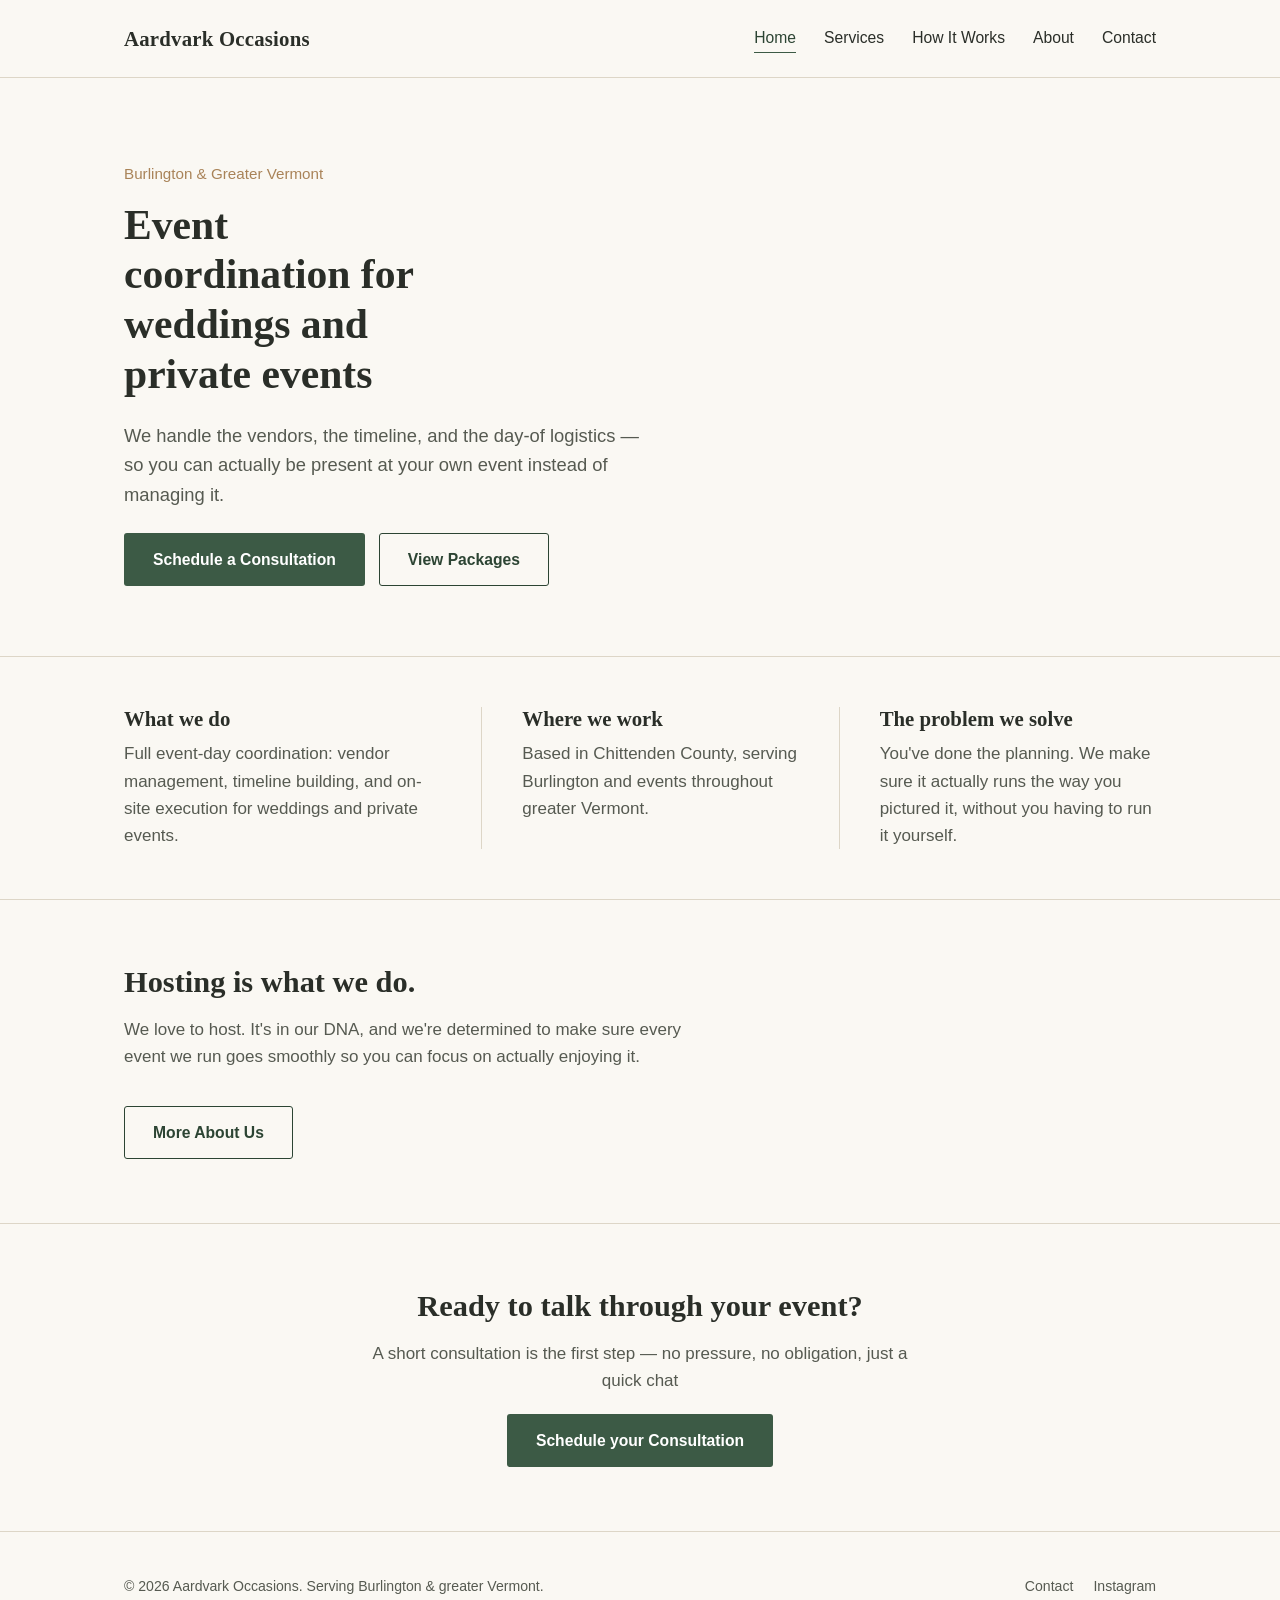
<file: index.html>
<!DOCTYPE html>
<html lang="en">
<head>
  <meta charset="UTF-8">
  <meta name="viewport" content="width=device-width, initial-scale=1.0">
  <title>Aardvark Occasions | Event Coordination in Vermont</title>
  <meta name="description" content="Wedding and private event coordination in Burlington and greater Vermont. [YOUR BUSINESS NAME] handles vendors, timeline, and day-of execution so you can enjoy your event.">
  <link rel="stylesheet" href="styles.css">
</head>
<body>

  <header class="site-header">
    <div class="container">
      <a href="index.html" class="logo">Aardvark Occasions</a>
      <nav class="main-nav">
        <ul>
          <li><a href="index.html" class="active">Home</a></li>
          <li><a href="services.html">Services</a></li>
          <li><a href="how-it-works.html">How It Works</a></li>
          <li><a href="about.html">About</a></li>
          <li><a href="contact.html">Contact</a></li>
        </ul>
      </nav>
    </div>
  </header>

  <main>

    <section class="hero">
      <div class="container">
        <p class="eyebrow">Burlington &amp; Greater Vermont</p>
        <h1>Event coordination for weddings and private events</h1>
        <p class="lede">
          We handle the vendors, the timeline, and the day-of logistics —
          so you can actually be present at your own event instead of
          managing it.
        </p>
        <div class="cta-row">
          <a href="https://forms.gle/pgooq1TfW1aEnJUr5" target="_blank" class="btn btn-primary">Schedule a Consultation</a>
          <a href="services.html" class="btn btn-secondary">View Packages</a>
        </div>
      </div>
    </section>

    <section class="facts">
      <div class="container">
        <div class="fact-grid">
          <div class="fact">
            <h3>What we do</h3>
            <p>Full event-day coordination: vendor management, timeline
              building, and on-site execution for weddings and private events.</p>
          </div>
          <div class="fact">
            <h3>Where we work</h3>
            <p>Based in Chittenden County, serving Burlington and events
              throughout greater Vermont.</p>
          </div>
          <div class="fact">
            <h3>The problem we solve</h3>
            <p>You've done the planning. We make sure it actually runs the
              way you pictured it, without you having to run it yourself.</p>
          </div>
        </div>
      </div>
    </section>

    <section class="section">
      <div class="container">
        <div class="section-heading">
          <h2>Hosting is what we do.</h2>
          <p>We love to host. It's in our DNA, and we're determined to
          make sure every event we run goes smoothly so you can focus on
          actually enjoying it. </p>
        </div>
        <a href="about.html" class="btn btn-secondary">More About Us</a>
      </div>
    </section>

    <section class="section">
      <div class="container" style="text-align:center;">
        <h2>Ready to talk through your event?</h2>
        <p style="margin:0 auto 20px;">A short consultation is the first
          step — no pressure, no obligation, just a quick chat</p>
        <a href="https://forms.gle/pgooq1TfW1aEnJUr5" target="_blank" class="btn btn-primary">Schedule your Consultation</a>
      </div>
    </section>

  </main>

  <footer class="site-footer">
    <div class="container">
      <p>&copy; 2026 Aardvark Occasions. Serving Burlington &amp; greater Vermont.</p>
      <ul class="footer-links">
        <li><a href="contact.html">Contact</a></li>
        <li><a href="[YOUR INSTAGRAM URL]">Instagram</a></li>
      </ul>
    </div>
  </footer>

</body>
</html>
</file>
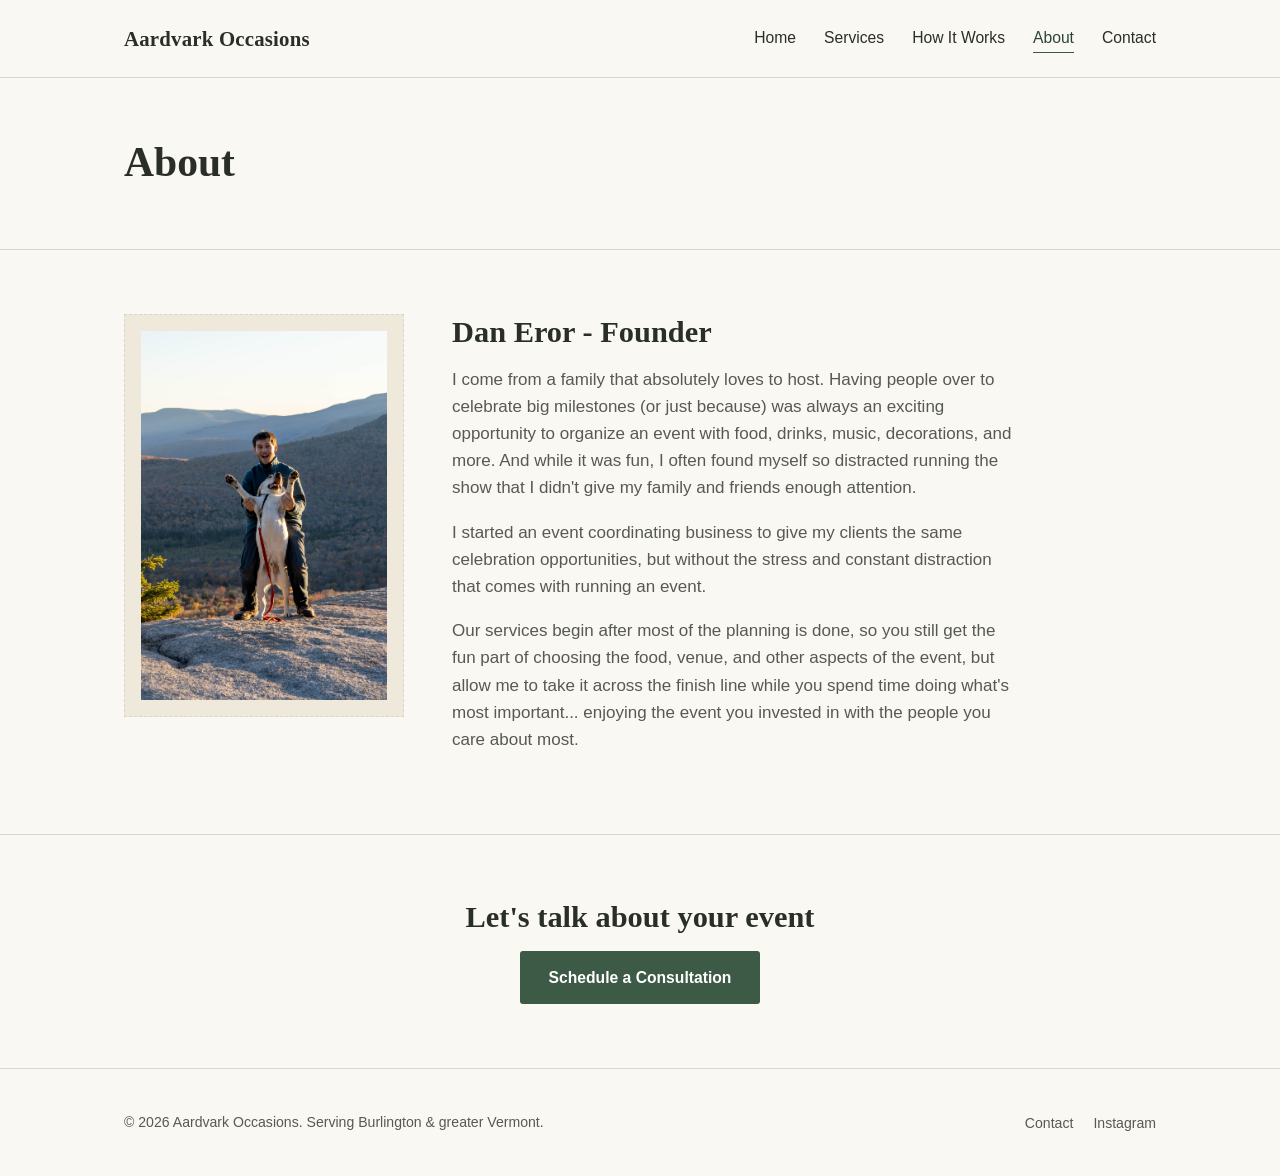
<file: about.html>
<!DOCTYPE html>
<html lang="en">
<head>
  <meta charset="UTF-8">
  <meta name="viewport" content="width=device-width, initial-scale=1.0">
  <title>About | Aardvark Occasions</title>
  <link rel="stylesheet" href="styles.css">
</head>
<body>

  <header class="site-header">
    <div class="container">
      <a href="index.html" class="logo">Aardvark Occasions</a>
      <nav class="main-nav">
        <ul>
          <li><a href="index.html">Home</a></li>
          <li><a href="services.html">Services</a></li>
          <li><a href="how-it-works.html">How It Works</a></li>
          <li><a href="about.html" class="active">About</a></li>
          <li><a href="contact.html">Contact</a></li>
        </ul>
      </nav>
    </div>
  </header>

  <main>

    <section class="page-header">
      <div class="container">
        <h1>About</h1>
      </div>
    </section>

    <section class="section">
      <div class="container">
        <div class="about-grid">

          <div class="about-photo">
            <img src="about_photo.jpg" alt="about_photo.jpg">
          </div>

          <div>
            <h2>Dan Eror - Founder</h2>
            <p>
              I come from a family that absolutely loves to host. Having people 
              over to celebrate big milestones (or just because) was always 
              an exciting opportunity to organize an event with food, 
              drinks, music, decorations, and more. And while it was fun, I 
              often found myself so distracted running the show that I 
              didn't give my family and friends enough attention.</p>
            
            <p>
              I started an event coordinating business to give my clients 
              the same celebration opportunities, but without the stress and
              constant distraction that comes with running an event.</p>

            <p>Our services begin after most of the planning is done, so you
              still get the fun part of choosing the food, venue, and other
            aspects of the event, but allow me to take it across the finish
            line while you spend time doing what's most important... enjoying 
            the event you invested in with the people you care about most.</p>
          </div>

        </div>
      </div>
    </section>

    <section class="section" style="text-align:center;">
      <div class="container">
        <h2>Let's talk about your event</h2>
        <a href="https://forms.gle/pgooq1TfW1aEnJUr5" target="_blank" class="btn btn-primary">Schedule a Consultation</a>
      </div>
    </section>

  </main>

  <footer class="site-footer">
    <div class="container">
      <p>&copy; 2026 Aardvark Occasions. Serving Burlington &amp; greater Vermont.</p>
      <ul class="footer-links">
        <li><a href="contact.html">Contact</a></li>
        <li><a href="[YOUR INSTAGRAM URL]">Instagram</a></li>
      </ul>
    </div>
  </footer>

</body>
</html>
</file>
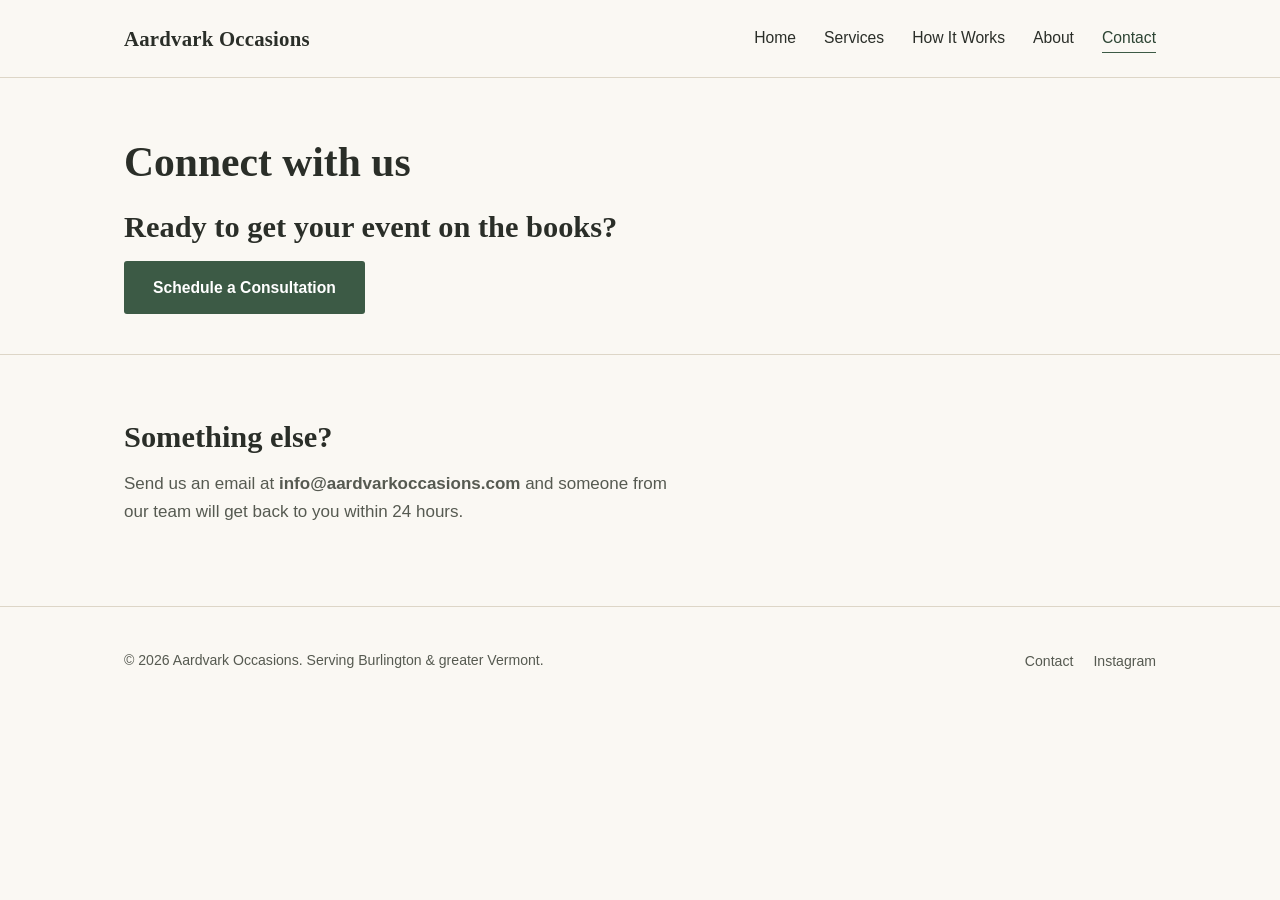
<file: contact.html>
<!DOCTYPE html>
<html lang="en">
<head>
  <meta charset="UTF-8">
  <meta name="viewport" content="width=device-width, initial-scale=1.0">
  <title>Contact | Aardvark Occasions</title>
  <link rel="stylesheet" href="styles.css">
</head>
<body>

  <header class="site-header">
    <div class="container">
      <a href="index.html" class="logo">Aardvark Occasions</a>
      <nav class="main-nav">
        <ul>
          <li><a href="index.html">Home</a></li>
          <li><a href="services.html">Services</a></li>
          <li><a href="how-it-works.html">How It Works</a></li>
          <li><a href="about.html">About</a></li>
          <li><a href="contact.html" class="active">Contact</a></li>
        </ul>
      </nav>
    </div>
  </header>

  <main>

    <section class="page-header">
      <div class="container">
        <h1>Connect with us</h1>
        <h2>Ready to get your event on the books?</h2>
        <a href="https://forms.gle/pgooq1TfW1aEnJUr5" target="_blank" class="btn btn-primary">Schedule a Consultation</a>
      </div>
    </section>

    <section class="section">
      <div class="container">
        <h2>Something else?</h2>
        <p class="lede">Send us an email at <b>info@aardvarkoccasions.com</b> 
        and someone from our team will get back to you within 24 hours.</p>
      </div>
    </section>
  </main>

  <footer class="site-footer">
    <div class="container">
      <p>&copy; 2026 Aardvark Occasions. Serving Burlington &amp; greater Vermont.</p>
      <ul class="footer-links">
        <li><a href="contact.html">Contact</a></li>
        <li><a href="[YOUR INSTAGRAM URL]">Instagram</a></li>
      </ul>
    </div>
  </footer>

</body>
</html>
</file>
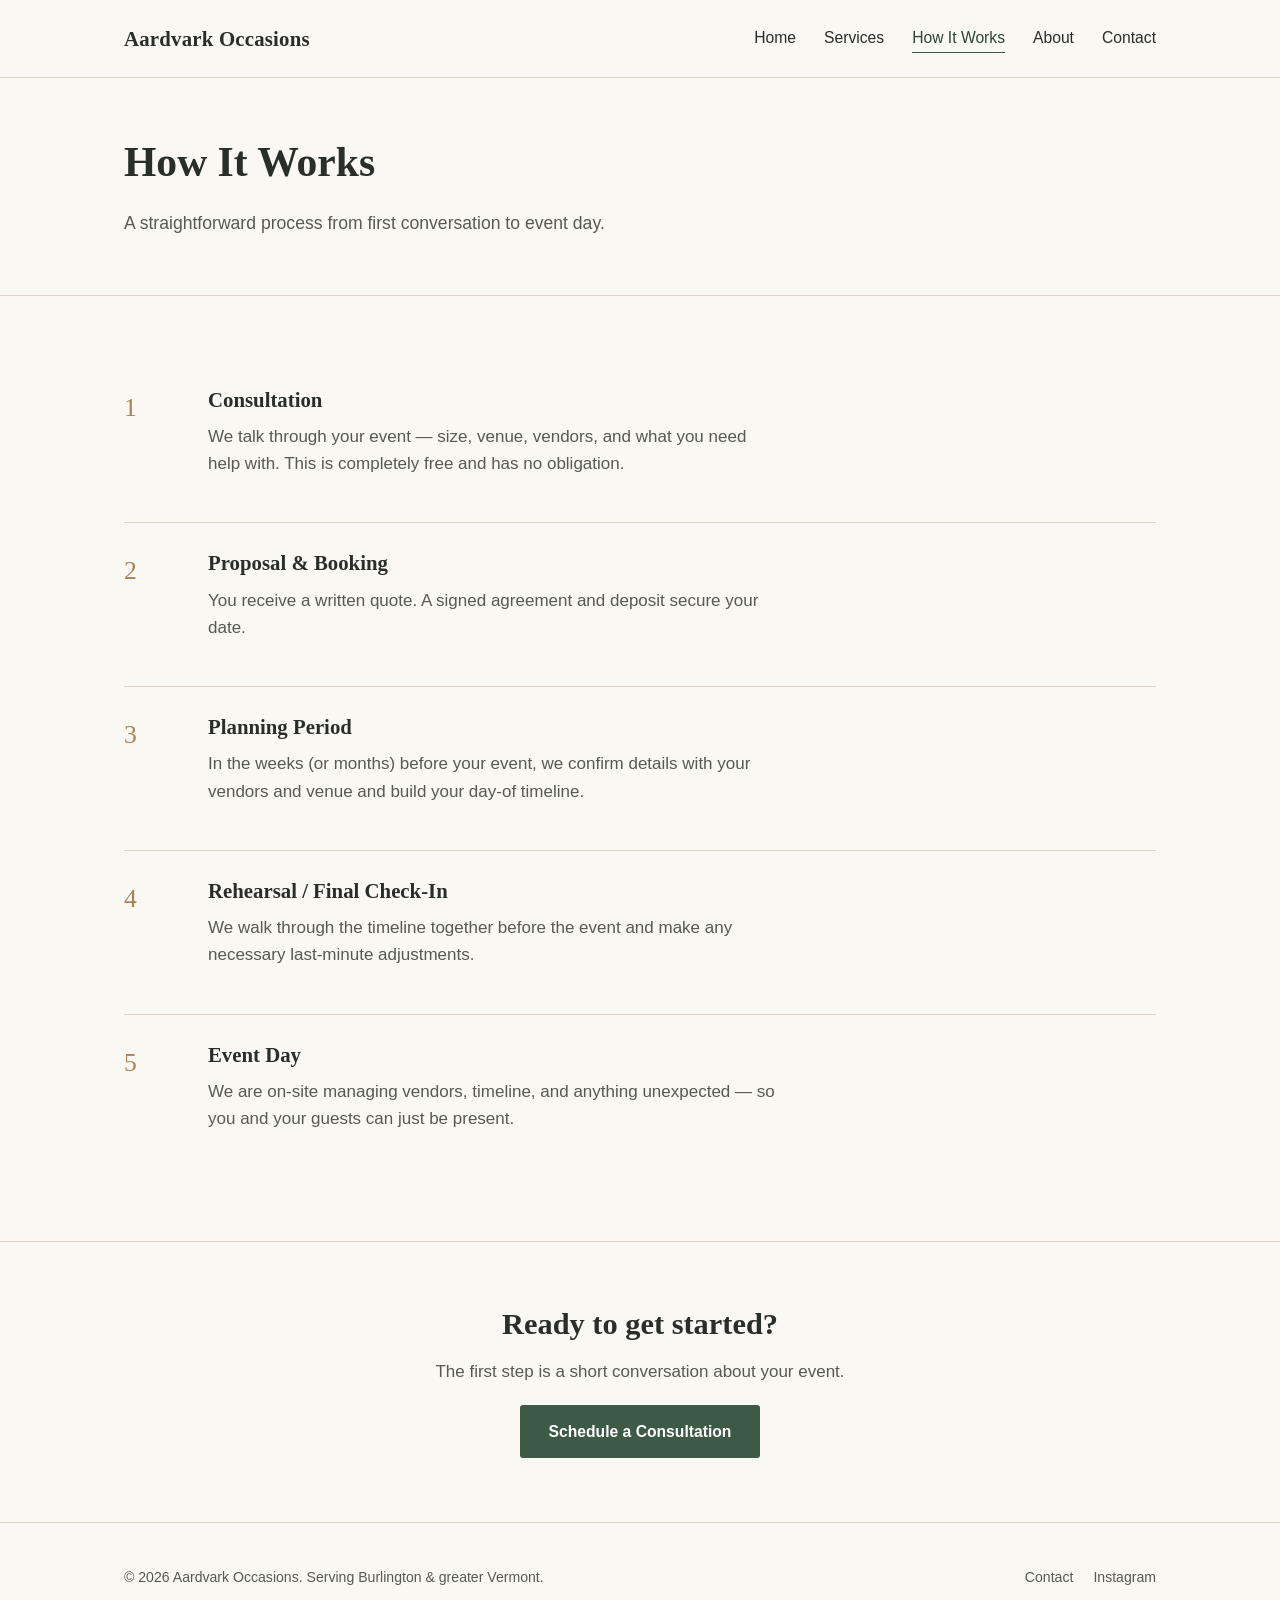
<file: how-it-works.html>
<!DOCTYPE html>
<html lang="en">
<head>
  <meta charset="UTF-8">
  <meta name="viewport" content="width=device-width, initial-scale=1.0">
  <title>How It Works | Aardvark Occasions</title>
  <link rel="stylesheet" href="styles.css">
</head>
<body>

  <header class="site-header">
    <div class="container">
      <a href="index.html" class="logo">Aardvark Occasions</a>
      <nav class="main-nav">
        <ul>
          <li><a href="index.html">Home</a></li>
          <li><a href="services.html">Services</a></li>
          <li><a href="how-it-works.html" class="active">How It Works</a></li>
          <li><a href="about.html">About</a></li>
          <li><a href="contact.html">Contact</a></li>
        </ul>
      </nav>
    </div>
  </header>

  <main>

    <section class="page-header">
      <div class="container">
        <h1>How It Works</h1>
        <p class="lede">A straightforward process from first conversation
          to event day.</p>
      </div>
    </section>

    <section class="section">
      <div class="container">
        <div class="steps">

          <div class="step">
            <div class="num"></div>
            <div>
              <h3>Consultation</h3>
              <p>We talk through your event — size, venue, vendors, and
                what you need help with. This is completely free and has no
                obligation.</p>
            </div>
          </div>

          <div class="step">
            <div class="num"></div>
            <div>
              <h3>Proposal &amp; Booking</h3>
              <p>You receive a written quote.
                A signed agreement and deposit secure your date.</p>
            </div>
          </div>

          <div class="step">
            <div class="num"></div>
            <div>
              <h3>Planning Period</h3>
              <p>In the weeks (or months) before your event, we confirm details with
                your vendors and venue and build your day-of timeline.</p>
            </div>
          </div>

          <div class="step">
            <div class="num"></div>
            <div>
              <h3>Rehearsal / Final Check-In</h3>
              <p>We walk through the timeline together before the event
                  and make any necessary last-minute adjustments. </p>
            </div>
          </div>

          <div class="step">
            <div class="num"></div>
            <div>
              <h3>Event Day</h3>
              <p>We are on-site managing vendors, timeline, and anything
                unexpected — so you and your guests can just be present.</p>
            </div>
          </div>

        </div>
      </div>
    </section>

    <section class="section" style="text-align:center;">
      <div class="container">
        <h2>Ready to get started?</h2>
        <p style="margin:0 auto 20px;">The first step is a short conversation about your event.</p>
        <a href="https://forms.gle/pgooq1TfW1aEnJUr5" target="_blank" class="btn btn-primary">Schedule a Consultation</a>
      </div>
    </section>

  </main>

  <footer class="site-footer">
    <div class="container">
      <p>&copy; 2026 Aardvark Occasions. Serving Burlington &amp; greater Vermont.</p>
      <ul class="footer-links">
        <li><a href="contact.html">Contact</a></li>
        <li><a href="[YOUR INSTAGRAM URL]">Instagram</a></li>
      </ul>
    </div>
  </footer>

</body>
</html>
</file>
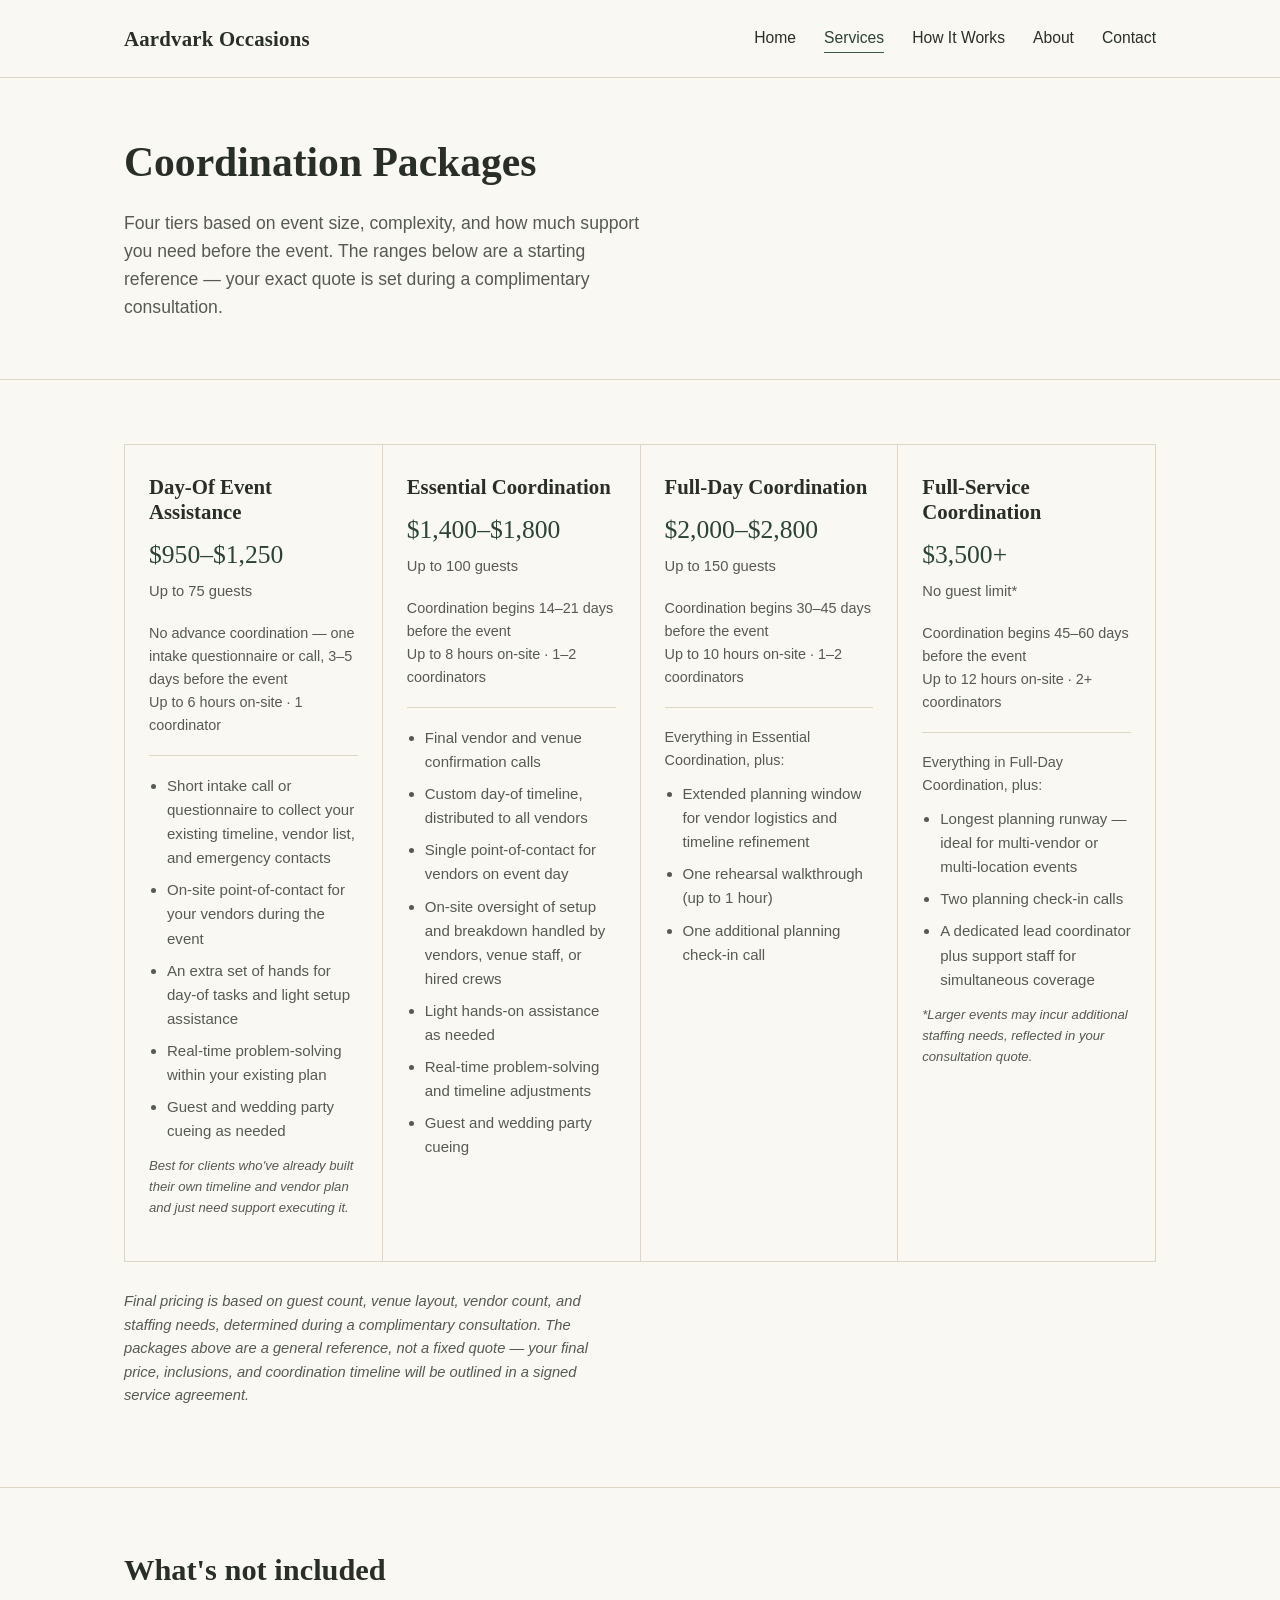
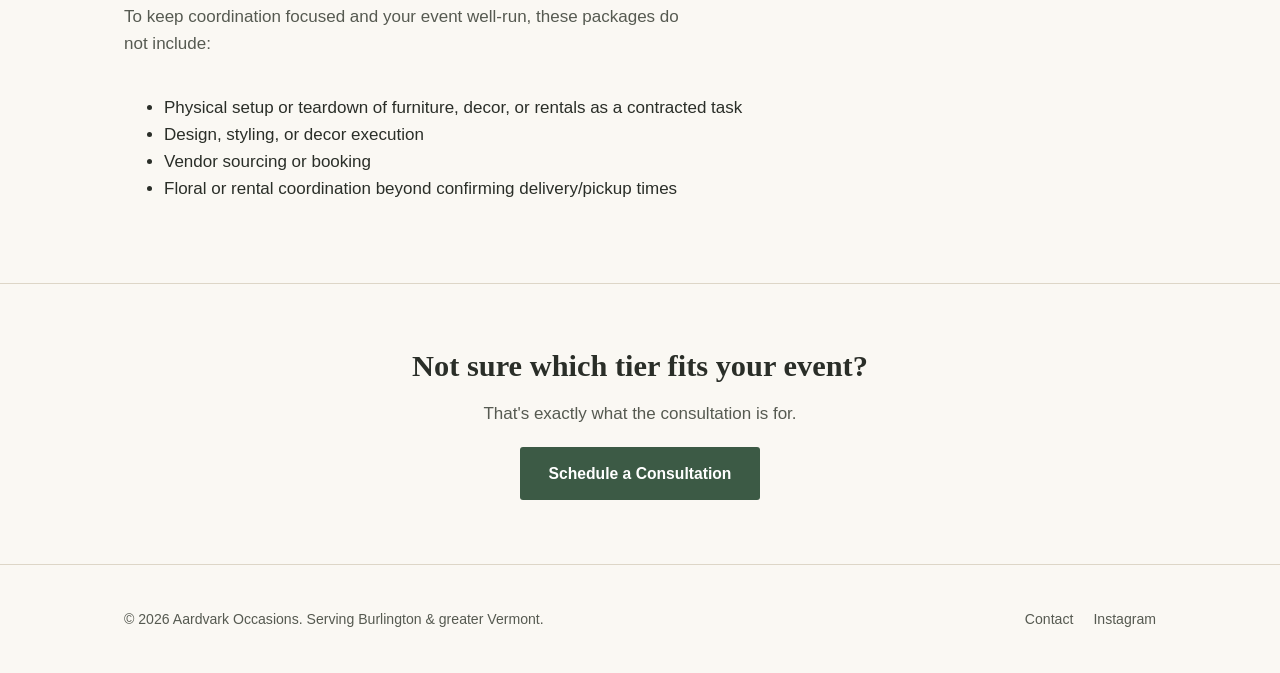
<file: services.html>
<!DOCTYPE html>
<html lang="en">
<head>
  <meta charset="UTF-8">
  <meta name="viewport" content="width=device-width, initial-scale=1.0">
  <title>Services | Aardvark Occasions</title>
  <link rel="stylesheet" href="styles.css">
</head>
<body>

  <header class="site-header">
    <div class="container">
      <a href="index.html" class="logo">Aardvark Occasions</a>
      <nav class="main-nav">
        <ul>
          <li><a href="index.html">Home</a></li>
          <li><a href="services.html" class="active">Services</a></li>
          <li><a href="how-it-works.html">How It Works</a></li>
          <li><a href="about.html">About</a></li>
          <li><a href="contact.html">Contact</a></li>
        </ul>
      </nav>
    </div>
  </header>

  <main>

    <section class="page-header">
      <div class="container">
        <h1>Coordination Packages</h1>
        <p class="lede">Four tiers based on event size, complexity, and
          how much support you need before the event. The ranges below
          are a starting reference — your exact quote is set during a
          complimentary consultation.</p>
      </div>
    </section>

    <section class="section">
      <div class="container">

        <div class="packages">

          <div class="package">
            <h3>Day-Of Event Assistance</h3>
            <div class="price">$950&ndash;$1,250</div>
            <div class="guests">Up to 75 guests</div>
            <div class="meta">
              No advance coordination &mdash; one intake questionnaire or
              call, 3&ndash;5 days before the event<br>
              Up to 6 hours on-site &middot; 1 coordinator
            </div>
            <ul>
              <li>Short intake call or questionnaire to collect your existing timeline, vendor list, and emergency contacts</li>
              <li>On-site point-of-contact for your vendors during the event</li>
              <li>An extra set of hands for day-of tasks and light setup assistance</li>
              <li>Real-time problem-solving within your existing plan</li>
              <li>Guest and wedding party cueing as needed</li>
            </ul>
            <p class="footnote">Best for clients who've already built their own timeline and vendor plan and just need support executing it.</p>
          </div>

          <div class="package">
            <h3>Essential Coordination</h3>
            <div class="price">$1,400&ndash;$1,800</div>
            <div class="guests">Up to 100 guests</div>
            <div class="meta">
              Coordination begins 14&ndash;21 days before the event<br>
              Up to 8 hours on-site &middot; 1&ndash;2 coordinators
            </div>
            <ul>
              <li>Final vendor and venue confirmation calls</li>
              <li>Custom day-of timeline, distributed to all vendors</li>
              <li>Single point-of-contact for vendors on event day</li>
              <li>On-site oversight of setup and breakdown handled by vendors, venue staff, or hired crews</li>
              <li>Light hands-on assistance as needed</li>
              <li>Real-time problem-solving and timeline adjustments</li>
              <li>Guest and wedding party cueing</li>
            </ul>
          </div>

          <div class="package">
            <h3>Full-Day Coordination</h3>
            <div class="price">$2,000&ndash;$2,800</div>
            <div class="guests">Up to 150 guests</div>
            <div class="meta">
              Coordination begins 30&ndash;45 days before the event<br>
              Up to 10 hours on-site &middot; 1&ndash;2 coordinators
            </div>
            <p style="font-size:0.9rem; color:var(--ink-soft); margin-bottom:10px;">
              Everything in Essential Coordination, plus:
            </p>
            <ul>
              <li>Extended planning window for vendor logistics and timeline refinement</li>
              <li>One rehearsal walkthrough (up to 1 hour)</li>
              <li>One additional planning check-in call</li>
            </ul>
          </div>

          <div class="package">
            <h3>Full-Service Coordination</h3>
            <div class="price">$3,500+</div>
            <div class="guests">No guest limit*</div>
            <div class="meta">
              Coordination begins 45&ndash;60 days before the event<br>
              Up to 12 hours on-site &middot; 2+ coordinators
            </div>
            <p style="font-size:0.9rem; color:var(--ink-soft); margin-bottom:10px;">
              Everything in Full-Day Coordination, plus:
            </p>
            <ul>
              <li>Longest planning runway &mdash; ideal for multi-vendor or multi-location events</li>
              <li>Two planning check-in calls</li>
              <li>A dedicated lead coordinator plus support staff for simultaneous coverage</li>
            </ul>
            <p class="footnote">*Larger events may incur additional staffing needs, reflected in your consultation quote.</p>
          </div>

        </div>

        <p class="pricing-note">
          Final pricing is based on guest count, venue layout, vendor
          count, and staffing needs, determined during a complimentary
          consultation. The packages above are a general reference,
          not a fixed quote — your final price, inclusions, and
          coordination timeline will be outlined in a signed service
          agreement.
        </p>

      </div>
    </section>

    <section class="section">
      <div class="container">
        <div class="section-heading">
          <h2>What's not included</h2>
          <p>To keep coordination focused and your event well-run, these
            packages do not include:</p>
        </div>
        <ul>
          <li>Physical setup or teardown of furniture, decor, or rentals as a contracted task</li>
          <li>Design, styling, or decor execution</li>
          <li>Vendor sourcing or booking</li>
          <li>Floral or rental coordination beyond confirming delivery/pickup times</li>
        </ul>
      </div>
    </section>

    <section class="section" style="text-align:center;">
      <div class="container">
        <h2>Not sure which tier fits your event?</h2>
        <p style="margin:0 auto 20px;">That's exactly what the consultation is for.</p>
        <a href="https://forms.gle/pgooq1TfW1aEnJUr5" target="_blank" class="btn btn-primary">Schedule a Consultation</a>
      </div>
    </section>

  </main>

  <footer class="site-footer">
    <div class="container">
      <p>&copy; 2026 Aardvark Occasions. Serving Burlington &amp; greater Vermont.</p>
      <ul class="footer-links">
        <li><a href="contact.html">Contact</a></li>
        <li><a href="[YOUR INSTAGRAM URL]">Instagram</a></li>
      </ul>
    </div>
  </footer>

</body>
</html>
</file>
<file: styles.css>
/* =========================================================
   Base setup
   ========================================================= */
:root {
  --bg: #faf8f3;
  --ink: #2a2e28;
  --ink-soft: #565a51;
  --forest: #3c5a45;
  --forest-dark: #2c4433;
  --gold: #a98358;
  --line: #ddd6c7;
  --max-width: 1080px;
}

* {
  box-sizing: border-box;
}

html {
  scroll-behavior: smooth;
}

body {
  margin: 0;
  background: var(--bg);
  color: var(--ink);
  font-family: -apple-system, "Segoe UI", Inter, sans-serif;
  font-size: 16px;
  line-height: 1.6;
  overflow-x: hidden;
}

@media (min-width: 480px) {
  body { font-size: 17px; }
}

h1, h2, h3 {
  font-family: Georgia, "Iowan Old Style", "Times New Roman", serif;
  font-weight: 600;
  color: var(--ink);
  line-height: 1.2;
  margin: 0 0 0.5em 0;
  word-wrap: break-word;
}

/* Fluid type: scales continuously with viewport width instead of
   jumping only at fixed breakpoints. clamp(min, preferred, max) */
h1 { font-size: clamp(1.8rem, 4vw + 1rem, 2.6rem); }
h2 { font-size: clamp(1.4rem, 2.2vw + 1rem, 1.9rem); }
h3 { font-size: clamp(1.15rem, 1vw + 1rem, 1.3rem); }

p {
  margin: 0 0 1em 0;
  color: var(--ink-soft);
  max-width: 60ch;
}

a {
  color: var(--forest);
}

img {
  max-width: 100%;
  display: block;
}

.container {
  max-width: var(--max-width);
  margin: 0 auto;
  padding: 0 20px;
}

@media (min-width: 600px) {
  .container { padding: 0 24px; }
}

/* =========================================================
   Header / Nav
   ========================================================= */
.site-header {
  border-bottom: 1px solid var(--line);
  background: var(--bg);
}

.site-header .container {
  display: flex;
  align-items: center;
  justify-content: space-between;
  padding-top: 18px;
  padding-bottom: 18px;
  flex-wrap: wrap;
  gap: 12px;
}

@media (min-width: 600px) {
  .site-header .container {
    padding-top: 22px;
    padding-bottom: 22px;
  }
}

.logo {
  font-family: Georgia, "Iowan Old Style", "Times New Roman", serif;
  font-size: 1.2rem;
  font-weight: 600;
  color: var(--ink);
  text-decoration: none;
  letter-spacing: 0.01em;
}

@media (min-width: 600px) {
  .logo { font-size: 1.3rem; }
}

.logo span {
  color: var(--forest);
}

nav.main-nav ul {
  list-style: none;
  display: flex;
  gap: 16px;
  margin: 0;
  padding: 0;
  flex-wrap: wrap;
  width: 100%;
}

@media (min-width: 600px) {
  nav.main-nav ul {
    gap: 28px;
    width: auto;
  }
}

nav.main-nav a {
  text-decoration: none;
  color: var(--ink);
  font-size: 0.94rem;
  padding-bottom: 2px;
  border-bottom: 1px solid transparent;
  display: inline-block;
}

@media (min-width: 600px) {
  nav.main-nav a { font-size: 0.98rem; }
}

nav.main-nav a:hover,
nav.main-nav a:focus-visible {
  border-bottom-color: var(--forest);
}

nav.main-nav a.active {
  color: var(--forest-dark);
  border-bottom-color: var(--forest);
}

/* =========================================================
   Buttons
   ========================================================= */
.btn {
  display: inline-block;
  padding: 13px 24px;
  border-radius: 3px;
  text-decoration: none;
  font-size: 0.96rem;
  font-weight: 600;
  border: 1px solid transparent;
  cursor: pointer;
  text-align: center;
}

@media (min-width: 600px) {
  .btn { padding: 13px 28px; font-size: 0.98rem; }
}

.btn-primary {
  background: var(--forest);
  color: #fff;
}

.btn-primary:hover,
.btn-primary:focus-visible {
  background: var(--forest-dark);
}

.btn-secondary {
  background: transparent;
  color: var(--forest-dark);
  border-color: var(--forest-dark);
}

.btn-secondary:hover,
.btn-secondary:focus-visible {
  background: var(--forest);
  color: #fff;
  border-color: var(--forest);
}

a:focus-visible,
button:focus-visible {
  outline: 2px solid var(--gold);
  outline-offset: 2px;
}

/* =========================================================
   Hero (home page)
   ========================================================= */
.hero {
  padding: clamp(48px, 8vw, 84px) 0 clamp(40px, 6vw, 70px);
  border-bottom: 1px solid var(--line);
}

.hero .eyebrow {
  color: var(--gold);
  font-size: 0.9rem;
  margin-bottom: 12px;
}

@media (min-width: 600px) {
  .hero .eyebrow { font-size: 0.95rem; margin-bottom: 14px; }
}

.hero h1 {
  max-width: 20ch;
}

@media (min-width: 600px) {
  .hero h1 { max-width: 16ch; }
}

.hero p.lede {
  font-size: 1.05rem;
  max-width: 52ch;
  color: var(--ink-soft);
}

@media (min-width: 600px) {
  .hero p.lede { font-size: 1.15rem; }
}

.hero .cta-row {
  margin-top: 24px;
  display: flex;
  gap: 14px;
  flex-wrap: wrap;
}

/* Full-width, stacked buttons on narrow phones for easier tapping */
@media (max-width: 480px) {
  .hero .cta-row {
    flex-direction: column;
  }
  .hero .cta-row .btn {
    width: 100%;
  }
}

/* Fact strip under hero */
.facts {
  padding: clamp(32px, 5vw, 50px) 0;
  border-bottom: 1px solid var(--line);
}

.facts .fact-grid {
  display: grid;
  grid-template-columns: 1fr;
  gap: 28px;
}

@media (min-width: 700px) {
  .facts .fact-grid {
    grid-template-columns: repeat(3, 1fr);
    gap: 40px;
  }
}

.fact-grid .fact {
  padding-top: 0;
}

@media (min-width: 700px) {
  .fact-grid .fact + .fact {
    border-left: 1px solid var(--line);
    padding-left: 40px;
  }
}

@media (max-width: 699px) {
  .fact-grid .fact + .fact {
    border-top: 1px solid var(--line);
    padding-top: 24px;
  }
}

.fact h3 {
  margin-bottom: 8px;
}

.fact p {
  margin-bottom: 0;
}

/* =========================================================
   Generic page header (non-home pages)
   ========================================================= */
.page-header {
  padding: clamp(36px, 6vw, 60px) 0 clamp(28px, 4vw, 40px);
  border-bottom: 1px solid var(--line);
}

.page-header p.lede {
  font-size: 1.02rem;
  color: var(--ink-soft);
  max-width: 55ch;
}

@media (min-width: 600px) {
  .page-header p.lede { font-size: 1.1rem; }
}

/* =========================================================
   Sections
   ========================================================= */
.section {
  padding: clamp(40px, 7vw, 64px) 0;
}

.section + .section {
  border-top: 1px solid var(--line);
}

.section-heading {
  margin-bottom: 28px;
  max-width: 60ch;
}

@media (min-width: 600px) {
  .section-heading { margin-bottom: 36px; }
}

/* =========================================================
   Package cards (Services page)
   ========================================================= */
.packages {
  display: grid;
  grid-template-columns: 1fr;
  gap: 1px;
  background: var(--line);
  border: 1px solid var(--line);
}

/* Tablet: 2 columns. Desktop: all 4 tiers in a row.
   Using a 1px gap + background color (instead of per-child borders)
   means the divider lines stay correct automatically no matter how
   many columns are showing, including this 4th tier. */
@media (min-width: 700px) {
  .packages {
    grid-template-columns: repeat(2, 1fr);
  }
}

@media (min-width: 1000px) {
  .packages {
    grid-template-columns: repeat(4, 1fr);
  }
}

.package {
  padding: 28px 22px;
  background: var(--bg);
}

@media (min-width: 600px) {
  .package { padding: 30px 24px; }
}

.package .price {
  font-family: Georgia, "Iowan Old Style", serif;
  font-size: 1.5rem;
  color: var(--forest-dark);
  margin-bottom: 4px;
}

@media (min-width: 600px) {
  .package .price { font-size: 1.6rem; }
}

.package .guests {
  color: var(--ink-soft);
  font-size: 0.92rem;
  margin-bottom: 18px;
}

.package .meta {
  font-size: 0.9rem;
  color: var(--ink-soft);
  margin-bottom: 18px;
  padding-bottom: 18px;
  border-bottom: 1px solid var(--line);
}

.package ul {
  padding-left: 18px;
  margin: 0 0 12px 0;
}

.package li {
  color: var(--ink-soft);
  font-size: 0.94rem;
  margin-bottom: 8px;
}

.package .footnote {
  font-size: 0.82rem;
  color: var(--ink-soft);
  font-style: italic;
  margin-top: 10px;
}

.pricing-note {
  margin-top: 28px;
  font-size: 0.92rem;
  color: var(--ink-soft);
  font-style: italic;
}

/* =========================================================
   Steps (How It Works page)
   ========================================================= */
.steps {
  counter-reset: step;
}

.step {
  display: grid;
  grid-template-columns: 44px 1fr;
  gap: 16px;
  padding: 24px 0;
}

@media (min-width: 600px) {
  .step {
    grid-template-columns: 60px 1fr;
    gap: 24px;
    padding: 28px 0;
  }
}

.step + .step {
  border-top: 1px solid var(--line);
}

.step .num {
  counter-increment: step;
  font-family: Georgia, serif;
  font-size: 1.4rem;
  color: var(--gold);
}

@media (min-width: 600px) {
  .step .num { font-size: 1.6rem; }
}

.step .num::before {
  content: counter(step);
}

/* =========================================================
   About page
   ========================================================= */
.about-grid {
  display: grid;
  grid-template-columns: 1fr;
  gap: 32px;
  align-items: start;
}

@media (min-width: 700px) {
  .about-grid {
    grid-template-columns: 280px 1fr;
    gap: 48px;
  }
}

.about-photo {
  aspect-ratio: 4 / 5;
  max-width: 280px;
  margin: 0 auto;
  background: #efe9dc;
  border: 1px dashed var(--line);
  display: flex;
  align-items: center;
  justify-content: center;
  color: var(--ink-soft);
  font-size: 0.85rem;
  text-align: center;
  padding: 16px;
}

@media (min-width: 700px) {
  .about-photo { margin: 0; }
}

/* =========================================================
   Contact page
   ========================================================= */
.contact-grid {
  display: grid;
  grid-template-columns: 1fr;
  gap: 40px;
}

@media (min-width: 700px) {
  .contact-grid {
    grid-template-columns: 1fr 1fr;
    gap: 56px;
  }
}

.contact-info dt {
  font-weight: 600;
  color: var(--ink);
  margin-top: 20px;
}

.contact-info dt:first-child {
  margin-top: 0;
}

.contact-info dd {
  margin: 4px 0 0 0;
  color: var(--ink-soft);
}

form.contact-form label {
  display: block;
  font-size: 0.9rem;
  font-weight: 600;
  margin-bottom: 6px;
  margin-top: 18px;
}

form.contact-form label:first-child {
  margin-top: 0;
}

form.contact-form input,
form.contact-form select,
form.contact-form textarea {
  width: 100%;
  padding: 11px 12px;
  border: 1px solid var(--line);
  border-radius: 3px;
  font-family: inherit;
  font-size: 16px; /* 16px prevents iOS Safari from auto-zooming into the field */
  background: #fff;
  color: var(--ink);
}

form.contact-form textarea {
  resize: vertical;
  min-height: 120px;
}

form.contact-form button {
  margin-top: 22px;
  width: 100%;
}

@media (min-width: 480px) {
  form.contact-form button { width: auto; }
}

/* =========================================================
   Footer
   ========================================================= */
.site-footer {
  border-top: 1px solid var(--line);
  padding: 32px 0;
}

@media (min-width: 600px) {
  .site-footer { padding: 40px 0; }
}

.site-footer .container {
  display: flex;
  flex-direction: column;
  gap: 16px;
  align-items: flex-start;
}

@media (min-width: 600px) {
  .site-footer .container {
    flex-direction: row;
    justify-content: space-between;
    align-items: center;
  }
}

.site-footer p {
  margin: 0;
  font-size: 0.88rem;
  color: var(--ink-soft);
}

.site-footer .footer-links {
  display: flex;
  gap: 20px;
  list-style: none;
  padding: 0;
  margin: 0;
}

.site-footer .footer-links a {
  color: var(--ink-soft);
  font-size: 0.88rem;
  text-decoration: none;
}

.site-footer .footer-links a:hover {
  color: var(--forest);
}
</file>
